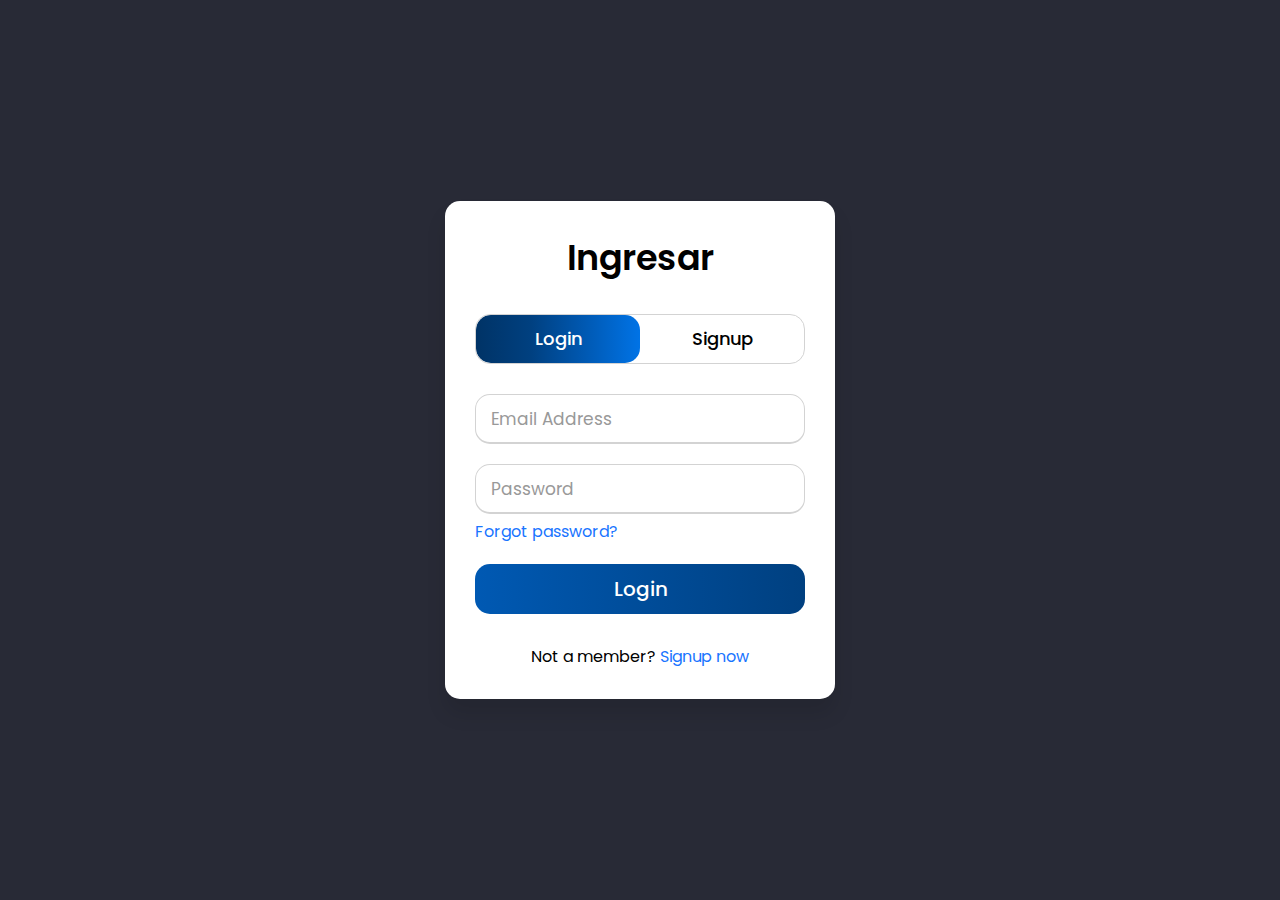
<file: Login 1/index.html>
<!DOCTYPE html>
<html lang="en" >
<head>
  <meta charset="UTF-8">
  <title>CodePen - login &amp; signup form</title>
  <link rel="stylesheet" href="./style.css">

</head>
<body>
<!-- partial:index.partial.html -->
<div class="wrapper">
  <div class="title-text">
    <div class="title login">Ingresar</div>
    <div class="title signup">Registrarse</div>
  </div>
  <div class="form-container">
    <div class="slide-controls">
      <input type="radio" name="slide" id="login" checked>
      <input type="radio" name="slide" id="signup">
      <label for="login" class="slide login">Login</label>
      <label for="signup" class="slide signup">Signup</label>
      <div class="slider-tab"></div>
    </div>
    <div class="form-inner">
      <form action="#" class="login">
        <div class="field">
          <input type="text" placeholder="Email Address" required>
        </div>
        <div class="field">
          <input type="password" placeholder="Password" required>
        </div>
        <div class="pass-link"><a href="#">Forgot password?</a></div>
        <div class="field btn">
          <div class="btn-layer"></div>
          <input type="submit" value="Login">
        </div>
        <div class="signup-link">Not a member? <a href="#">Signup now</a></div>
      </form>
      <form action="#" class="signup">
        <div class="field">
          <input type="text" placeholder="Email Address" required>
        </div>
        <div class="field">
          <input type="password" placeholder="Password" required>
        </div>
        <div class="field">
          <input type="password" placeholder="Confirm password" required>
        </div>
        <div class="field btn">
          <div class="btn-layer"></div>
          <input type="submit" value="Signup">
        </div>
      </form>
    </div>
  </div>
</div>
<!-- partial -->
  <script  src="./script.js"></script>

</body>
</html>
</file>
<file: Login 1/style.css>
@import url("https://fonts.googleapis.com/css?family=Poppins:400,500,600,700&display=swap");
* {
  margin: 0;
  padding: 0;
  box-sizing: border-box;
  font-family: "Poppins", sans-serif;
}
html,
body {
  display: grid;
  height: 100%;
  width: 100%;
  place-items: center;
  background: #282a36;
}
::selection {
  background: #1a75ff;
  color: #fff;
}
.wrapper {
  overflow: hidden;
  max-width: 390px;
  background: #fff;
  padding: 30px;
  border-radius: 15px;
  box-shadow: 0px 15px 20px rgba(0, 0, 0, 0.1);
}
.wrapper .title-text {
  display: flex;
  width: 200%;
}
.wrapper .title {
  width: 50%;
  font-size: 35px;
  font-weight: 600;
  text-align: center;
  transition: all 0.6s cubic-bezier(0.68, -0.55, 0.265, 1.55);
}
.wrapper .slide-controls {
  position: relative;
  display: flex;
  height: 50px;
  width: 100%;
  overflow: hidden;
  margin: 30px 0 10px 0;
  justify-content: space-between;
  border: 1px solid lightgrey;
  border-radius: 15px;
}
.slide-controls .slide {
  height: 100%;
  width: 100%;
  color: #fff;
  font-size: 18px;
  font-weight: 500;
  text-align: center;
  line-height: 48px;
  cursor: pointer;
  z-index: 1;
  transition: all 0.6s ease;
}
.slide-controls label.signup {
  color: #000;
}
.slide-controls .slider-tab {
  position: absolute;
  height: 100%;
  width: 50%;
  left: 0;
  z-index: 0;
  border-radius: 15px;
  background: -webkit-linear-gradient(left, #003366, #004080, #0059b3, #0073e6);
  transition: all 0.6s cubic-bezier(0.68, -0.55, 0.265, 1.55);
}
input[type="radio"] {
  display: none;
}
#signup:checked ~ .slider-tab {
  left: 50%;
}
#signup:checked ~ label.signup {
  color: #fff;
  cursor: default;
  user-select: none;
}
#signup:checked ~ label.login {
  color: #000;
}
#login:checked ~ label.signup {
  color: #000;
}
#login:checked ~ label.login {
  cursor: default;
  user-select: none;
}
.wrapper .form-container {
  width: 100%;
  overflow: hidden;
}
.form-container .form-inner {
  display: flex;
  width: 200%;
}
.form-container .form-inner form {
  width: 50%;
  transition: all 0.6s cubic-bezier(0.68, -0.55, 0.265, 1.55);
}
.form-inner form .field {
  height: 50px;
  width: 100%;
  margin-top: 20px;
}
.form-inner form .field input {
  height: 100%;
  width: 100%;
  outline: none;
  padding-left: 15px;
  border-radius: 15px;
  border: 1px solid lightgrey;
  border-bottom-width: 2px;
  font-size: 17px;
  transition: all 0.3s ease;
}
.form-inner form .field input:focus {
  border-color: #1a75ff;
  /* box-shadow: inset 0 0 3px #fb6aae; */
}
.form-inner form .field input::placeholder {
  color: #999;
  transition: all 0.3s ease;
}
form .field input:focus::placeholder {
  color: #1a75ff;
}
.form-inner form .pass-link {
  margin-top: 5px;
}
.form-inner form .signup-link {
  text-align: center;
  margin-top: 30px;
}
.form-inner form .pass-link a,
.form-inner form .signup-link a {
  color: #1a75ff;
  text-decoration: none;
}
.form-inner form .pass-link a:hover,
.form-inner form .signup-link a:hover {
  text-decoration: underline;
}
form .btn {
  height: 50px;
  width: 100%;
  border-radius: 15px;
  position: relative;
  overflow: hidden;
}
form .btn .btn-layer {
  height: 100%;
  width: 300%;
  position: absolute;
  left: -100%;
  background: -webkit-linear-gradient(
    right,
    #003366,
    #004080,
    #0059b3,
    #0073e6
  );
  border-radius: 15px;
  transition: all 0.4s ease;
}
form .btn:hover .btn-layer {
  left: 0;
}
form .btn input[type="submit"] {
  height: 100%;
  width: 100%;
  z-index: 1;
  position: relative;
  background: none;
  border: none;
  color: #fff;
  padding-left: 0;
  border-radius: 15px;
  font-size: 20px;
  font-weight: 500;
  cursor: pointer;
}
</file>
